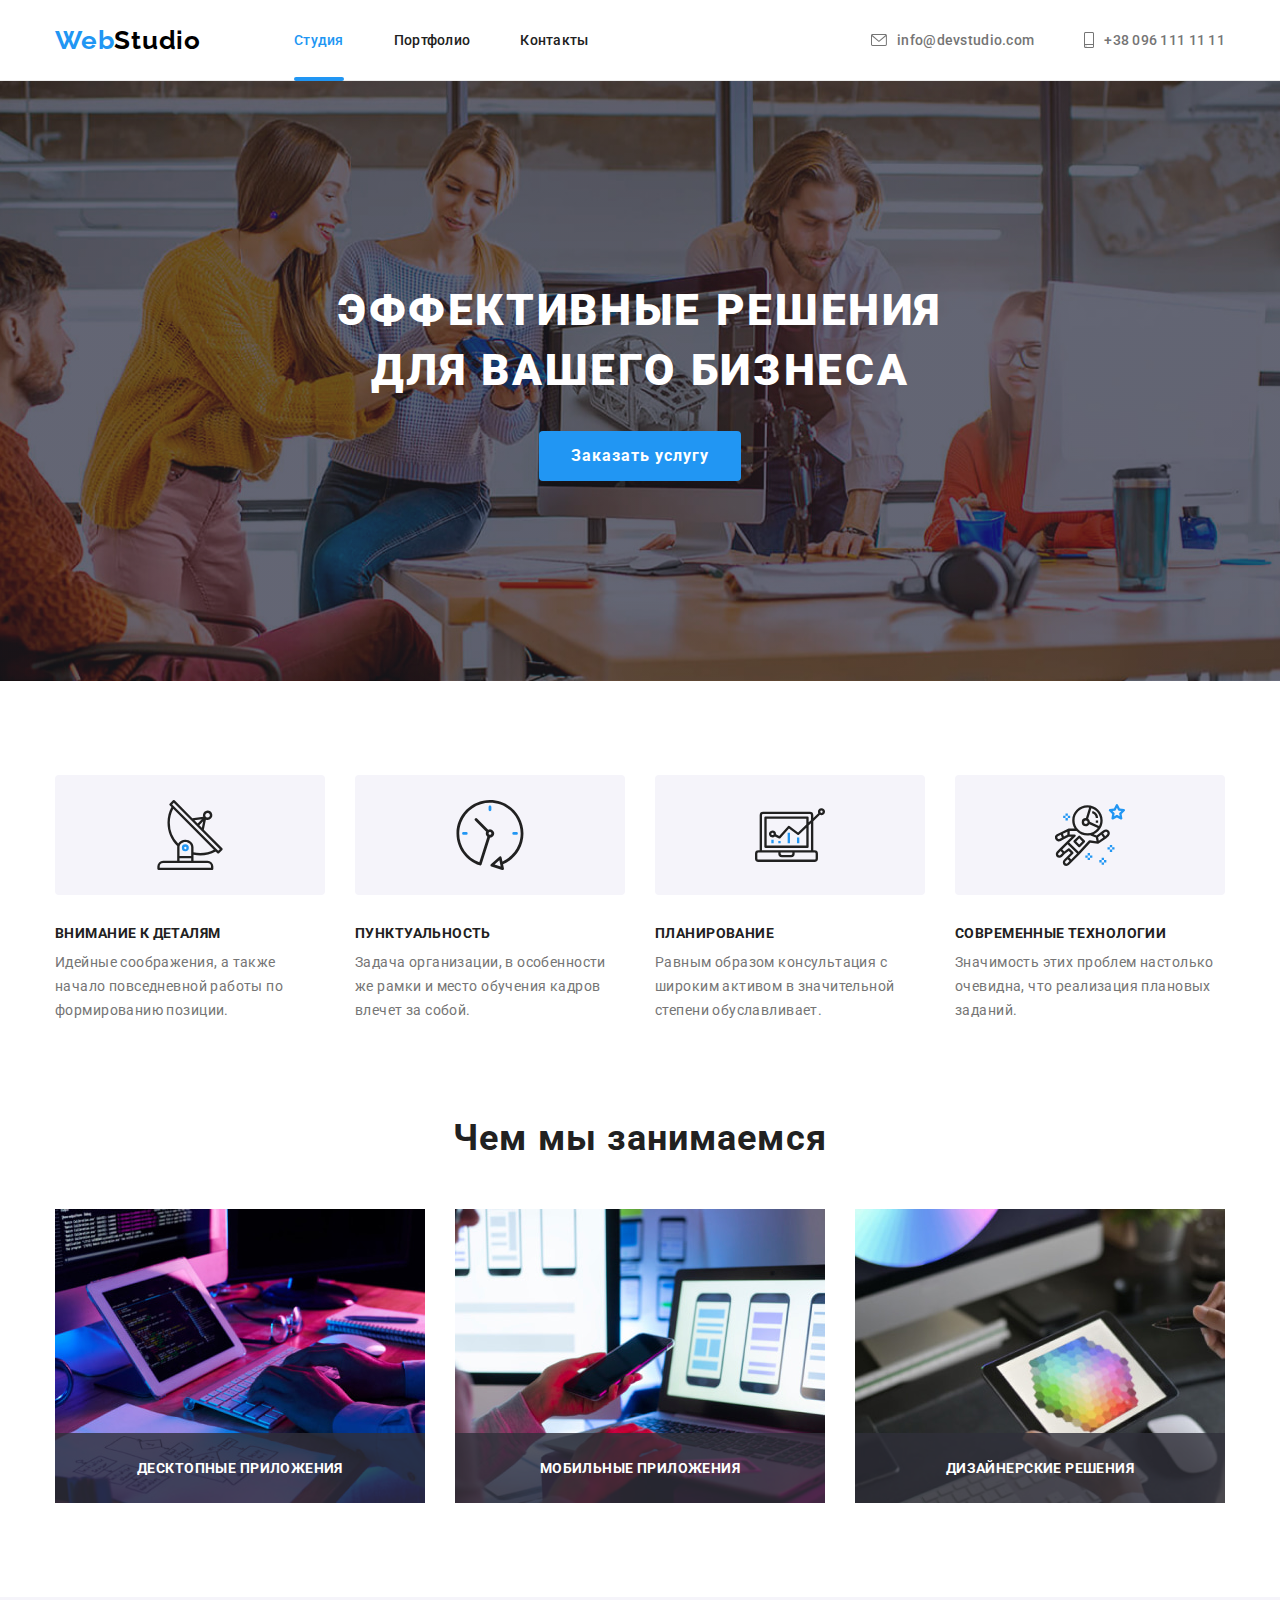
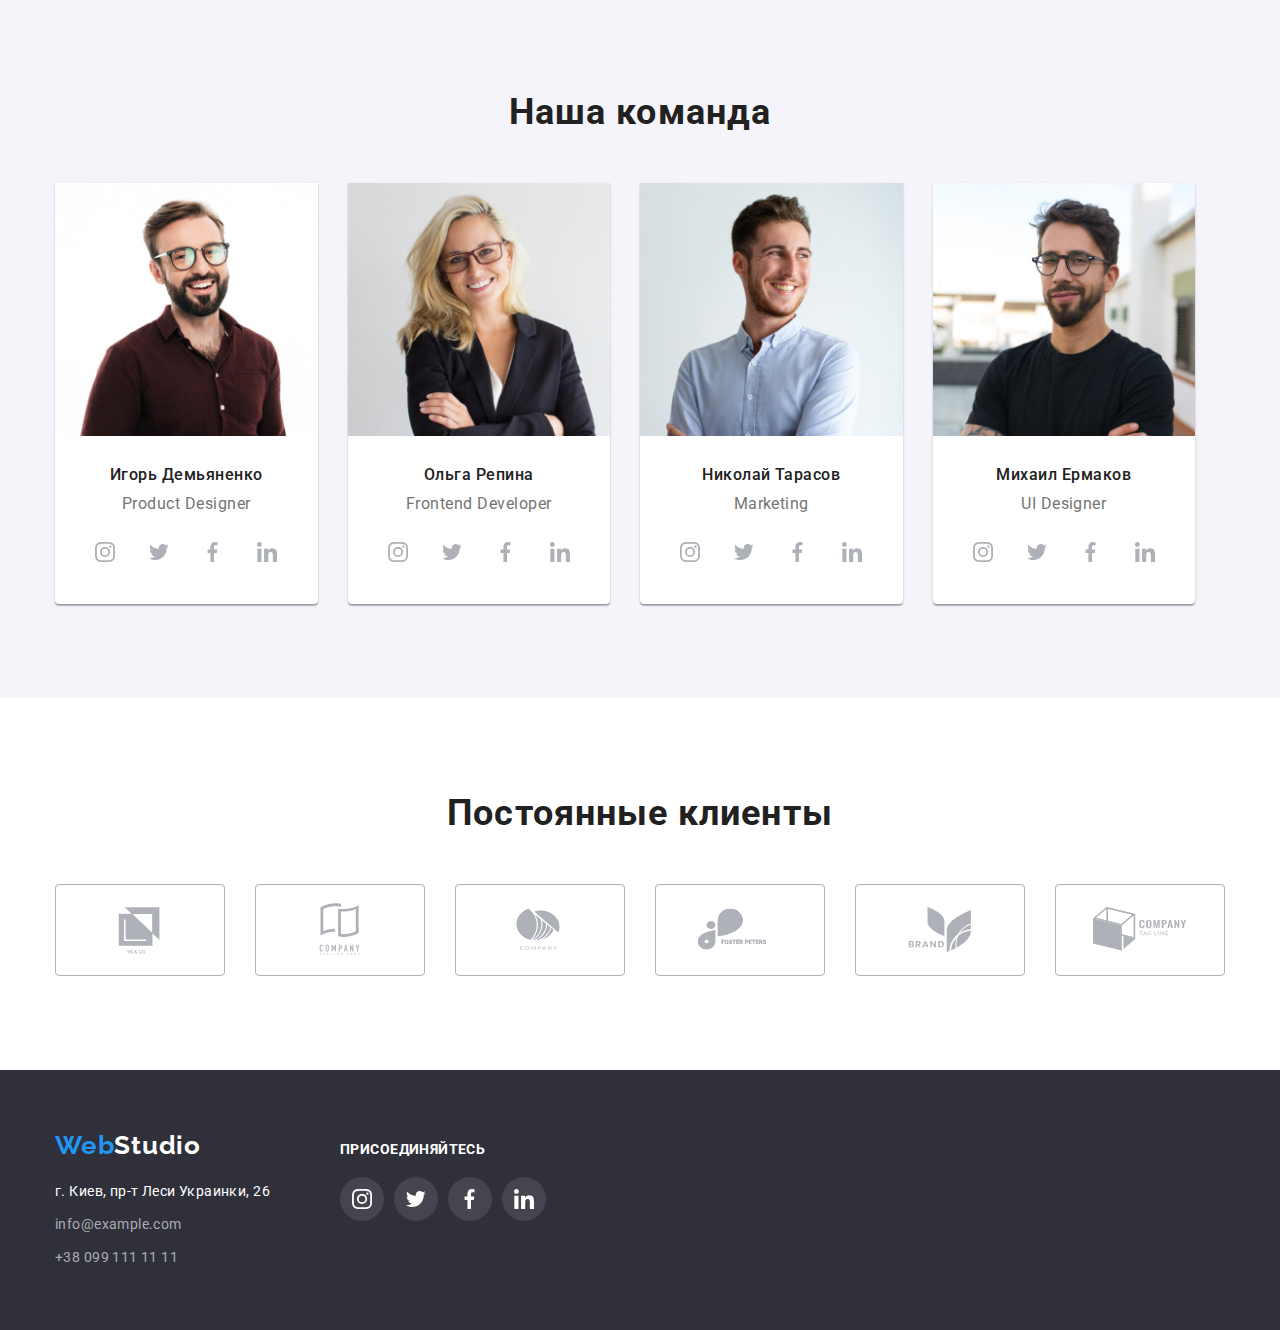
<file: index.html>
<!DOCTYPE html>
<html lang="ru">
  <head>
    <meta charset="UTF-8" />
    <meta http-equiv="X-UA-Compatible" content="IE=edge" />
    <meta name="viewport" content="width=device-width, initial-scale=1.0" />
    <title>WebStudio - Студия</title>
    <!-- Подключение шрифтов -->
    <link rel="preconnect" href="https://fonts.googleapis.com" />
    <link rel="preconnect" href="https://fonts.gstatic.com" crossorigin />
    <link
      href="https://fonts.googleapis.com/css2?family=Raleway:wght@700&family=Roboto:wght@400;500;700;900&display=swap"
      rel="stylesheet"
    />
    <!-- Подключение нормализатора -->
    <link
      rel="stylesheet"
      href="https://cdnjs.cloudflare.com/ajax/libs/modern-normalize/1.1.0/modern-normalize.min.css"
    />
    <!-- Подключение стилей -->
    <link rel="stylesheet" href="css/styles.css" />
  </head>
  <body>
    <!-- Хедер -->
    <header class="page-header">
      <div class="conteiner header-conteiner">
        <nav class="flex-conteiner">
          <a class="logo" href="index.html" lang="en"
            ><span class="logo-color">Web</span>Studio</a
          >
          <ul class="site-nav">
            <li class="item">
              <a href="index.html" class="link current">Студия</a>
            </li>
            <li class="item">
              <a href="portfolio.html" class="link">Портфолио</a>
            </li>
            <li class="item"><a href="" class="link">Контакты</a></li>
          </ul>
        </nav>
        <ul class="contacts">
          <li class="item">
            <a href="mailto:info@devstudio.com" class="link"
              ><svg class="mail-icon">
                <use href="./images/icons.svg#icon-envelope"></use></svg
              >info@devstudio.com</a
            >
          </li>
          <li class="item">
            <a href="tel:+380961111111" class="link"
              ><svg class="phone-icon">
                <use href="./images/icons.svg#icon-smartphone"></use></svg
              >+38 096 111 11 11</a
            >
          </li>
        </ul>
      </div>
    </header>
    <main>
      <!-- Герой -->
      <section class="section hero">
        <div class="conteiner">
          <h1 class="hero-title">Эффективные решения для вашего бизнеса</h1>
          <button type="button" class="order" data-modal-open>
            Заказать услугу
          </button>
        </div>
      </section>
      <!-- Наши преимущества -->
      <section class="section advantages-section">
        <div class="conteiner">
          <h2 class="visually-hidden">Наши преимущества</h2>
          <ul class="advantages-list">
            <li class="item">
              <div class="icon-box">
                <svg class="icon">
                  <use href="./images/icons.svg#icon-antenna-1"></use>
                </svg>
              </div>
              <h3 class="section-header">Внимание к деталям</h3>
              <p class="section-text">
                Идейные соображения, а также начало повседневной работы по
                формированию позиции.
              </p>
            </li>
            <li class="item">
              <div class="icon-box">
                <svg class="icon">
                  <use href="./images/icons.svg#icon-clock-1"></use>
                </svg>
              </div>
              <h3 class="section-header">Пунктуальность</h3>
              <p class="section-text">
                Задача организации, в особенности же рамки и место обучения
                кадров влечет за собой.
              </p>
            </li>
            <li class="item">
              <div class="icon-box">
                <svg class="icon">
                  <use href="./images/icons.svg#icon-diagram-1"></use>
                </svg>
              </div>
              <h3 class="section-header">Планирование</h3>
              <p class="section-text">
                Равным образом консультация с широким активом в значительной
                степени обуславливает.
              </p>
            </li>
            <li class="item">
              <div class="icon-box">
                <svg class="icon">
                  <use href="./images/icons.svg#icon-astronaut-1"></use>
                </svg>
              </div>
              <h3 class="section-header">Современные технологии</h3>
              <p class="section-text">
                Значимость этих проблем настолько очевидна, что реализация
                плановых заданий.
              </p>
            </li>
          </ul>
        </div>
      </section>
      <!-- Чем мы занимаемся -->
      <section class="section activities-section">
        <div class="conteiner">
          <h2 class="section-header">Чем мы занимаемся</h2>
          <ul class="activities-list">
            <li class="item">
              <img
                src="./images/01-01.jpg"
                alt="Веб-разработка"
                width="370"
                height="294"
              />
              <p class="text">Десктопные приложения</p>
            </li>
            <li class="item">
              <img
                src="./images/01-02.jpg"
                alt="Веб-разработка"
                width="370"
                height="294"
              />
              <p class="text">Мобильные приложения</p>
            </li>
            <li class="item">
              <img
                src="./images/01-03.jpg"
                alt="Веб-разработка"
                width="370"
                height="294"
              />
              <p class="text">Дизайнерские решения</p>
            </li>
          </ul>
        </div>
      </section>
      <!-- Наша команда -->
      <section class="section team-section">
        <div class="conteiner">
          <h2 class="section-header">Наша команда</h2>
          <ul class="team-list">
            <li class="team-item">
              <img
                class="image"
                src="./images/01-04.jpg"
                alt="Член команды"
                width="270"
                height="260"
              />
              <div class="description-box">
                <h3 class="team-header">Игорь Демьяненко</h3>
                <p lang="en" class="text">Product Designer</p>
                <ul class="social-list">
                  <li class="item">
                    <a href="" class="link">
                      <svg class="link-icon">
                        <use href="./images/icons.svg#icon-instagram-2"></use>
                      </svg>
                    </a>
                  </li>
                  <li class="item">
                    <a href="" class="link"
                      ><svg class="link-icon">
                        <use href="./images/icons.svg#icon-twitter"></use></svg
                    ></a>
                  </li>
                  <li class="item">
                    <a href="" class="link"
                      ><svg class="link-icon">
                        <use href="./images/icons.svg#icon-facebook"></use>
                      </svg>
                    </a>
                  </li>
                  <li class="item">
                    <a href="" class="link"
                      ><svg class="link-icon">
                        <use
                          href="./images/icons.svg#icon-linkedin-1"
                        ></use></svg
                    ></a>
                  </li>
                </ul>
              </div>
            </li>
            <li class="team-item">
              <img
                class="image"
                src="./images/01-05.jpg"
                alt="Член команды"
                width="270"
                height="260"
              />
              <div class="description-box">
                <h3 class="team-header">Ольга Репина</h3>
                <p lang="en" class="text">Frontend Developer</p>
                <ul class="social-list">
                  <li class="item">
                    <a href="" class="link">
                      <svg class="link-icon">
                        <use href="./images/icons.svg#icon-instagram-2"></use>
                      </svg>
                    </a>
                  </li>
                  <li class="item">
                    <a href="" class="link"
                      ><svg class="link-icon">
                        <use href="./images/icons.svg#icon-twitter"></use></svg
                    ></a>
                  </li>
                  <li class="item">
                    <a href="" class="link"
                      ><svg class="link-icon">
                        <use href="./images/icons.svg#icon-facebook"></use>
                      </svg>
                    </a>
                  </li>
                  <li class="item">
                    <a href="" class="link"
                      ><svg class="link-icon">
                        <use
                          href="./images/icons.svg#icon-linkedin-1"
                        ></use></svg
                    ></a>
                  </li>
                </ul>
              </div>
            </li>
            <li class="team-item">
              <img
                class="image"
                src="./images/01-06.jpg"
                alt="Член команды"
                width="270"
                height="260"
              />
              <div class="description-box">
                <h3 class="team-header">Николай Тарасов</h3>
                <p lang="en" class="text">Marketing</p>
                <ul class="social-list">
                  <li class="item">
                    <a href="" class="link">
                      <svg class="link-icon">
                        <use href="./images/icons.svg#icon-instagram-2"></use>
                      </svg>
                    </a>
                  </li>
                  <li class="item">
                    <a href="" class="link"
                      ><svg class="link-icon">
                        <use href="./images/icons.svg#icon-twitter"></use></svg
                    ></a>
                  </li>
                  <li class="item">
                    <a href="" class="link"
                      ><svg class="link-icon">
                        <use href="./images/icons.svg#icon-facebook"></use>
                      </svg>
                    </a>
                  </li>
                  <li class="item">
                    <a href="" class="link"
                      ><svg class="link-icon">
                        <use
                          href="./images/icons.svg#icon-linkedin-1"
                        ></use></svg
                    ></a>
                  </li>
                </ul>
              </div>
            </li>
            <li class="team-item">
              <img
                class="image"
                src="./images/01-07.jpg"
                alt="Член команды"
                width="270"
                height="260"
              />
              <div class="description-box">
                <h3 class="team-header">Михаил Ермаков</h3>
                <p lang="en" class="text">UI Designer</p>
                <ul class="social-list">
                  <li class="item">
                    <a href="" class="link">
                      <svg class="link-icon">
                        <use href="./images/icons.svg#icon-instagram-2"></use>
                      </svg>
                    </a>
                  </li>
                  <li class="item">
                    <a href="" class="link"
                      ><svg class="link-icon">
                        <use href="./images/icons.svg#icon-twitter"></use></svg
                    ></a>
                  </li>
                  <li class="item">
                    <a href="" class="link"
                      ><svg class="link-icon">
                        <use href="./images/icons.svg#icon-facebook"></use>
                      </svg>
                    </a>
                  </li>
                  <li class="item">
                    <a href="" class="link"
                      ><svg class="link-icon">
                        <use
                          href="./images/icons.svg#icon-linkedin-1"
                        ></use></svg
                    ></a>
                  </li>
                </ul>
              </div>
            </li>
          </ul>
        </div>
      </section>
      <!-- Постоянные клиенты -->
      <section class="section clients">
        <div class="conteiner">
          <h2 class="section-header">Постоянные клиенты</h2>
          <ul class="clients-list">
            <li class="item">
              <a href="" class="link">
                <svg class="icon" width="106" height="60">
                  <use href="./images/icons.svg#icon-ya-and-co"></use>
                </svg>
              </a>
            </li>
            <li class="item">
              <a href="" class="link">
                <svg class="icon" width="106" height="60">
                  <use
                    href="./images/icons.svg#icon-company-tagline-here"
                  ></use>
                </svg>
              </a>
            </li>
            <li class="item">
              <a href="" class="link">
                <svg class="icon" width="106" height="60">
                  <use href="./images/icons.svg#icon-company"></use>
                </svg>
              </a>
            </li>
            <li class="item">
              <a href="" class="link">
                <svg class="icon" width="106" height="60">
                  <use href="./images/icons.svg#icon-foster-peters"></use>
                </svg>
              </a>
            </li>
            <li class="item">
              <a href="" class="link">
                <svg class="icon" width="106" height="60">
                  <use href="./images/icons.svg#icon-brand"></use>
                </svg>
              </a>
            </li>
            <li class="item">
              <a href="" class="link">
                <svg class="icon" width="106" height="60">
                  <use href="./images/icons.svg#icon-company-tagline"></use>
                </svg>
              </a>
            </li>
          </ul>
        </div>
      </section>
    </main>
    <!-- Футер -->
    <footer class="page-footer">
      <div class="conteiner footer-box">
        <div class="adress-box">
          <a class="logo" href="index.html" lang="en"
            ><span class="logo-color">Web</span
            ><span class="footer-logo-color">Studio</span></a
          >
          <address>
            <ul>
              <li class="item-map">
                <a
                  href="https://www.google.com/maps/place/%D0%B1%D1%83%D0%BB.+%D0%9B%D0%B5%D1%81%D0%B8+%D0%A3%D0%BA%D1%80%D0%B0%D0%B8%D0%BD%D0%BA%D0%B8,+26,+%D0%9A%D0%B8%D0%B5%D0%B2,+02000/@50.426979,30.5380378,15.58z/data=!4m5!3m4!1s0x40d4cf0e033ecbe9:0x57a4dffefec77da0!8m2!3d50.4265807!4d30.5383858"
                  target="_blank"
                  rel="noopener noreferrer"
                  class="map-link"
                  >г. Киев, пр-т Леси Украинки, 26</a
                >
              </li>
              <li class="item-mail">
                <a href="mailto:info@example.com" lang="en" class="mail"
                  >info@example.com</a
                >
              </li>
              <li class="item-phone">
                <a href="tel:+380991111111" class="phone">+38 099 111 11 11</a>
              </li>
            </ul>
          </address>
        </div>
        <div class="social-links-box">
          <h2 class="social-header">Присоединяйтесь</h2>
          <ul class="social-list">
            <li class="item">
              <a href="" class="link" aria-label="Страница в Instagram">
                <svg class="link-icon">
                  <use href="./images/icons.svg#icon-instagram-2"></use>
                </svg>
              </a>
            </li>
            <li class="item">
              <a href="" class="link" aria-label="Страница в Twitter"
                ><svg class="link-icon">
                  <use href="./images/icons.svg#icon-twitter"></use></svg
              ></a>
            </li>
            <li class="item">
              <a href="" class="link" aria-label="Страница в Facebook"
                ><svg class="link-icon">
                  <use href="./images/icons.svg#icon-facebook"></use>
                </svg>
              </a>
            </li>
            <li class="item">
              <a href="" class="link" aria-label="Страница в LinkedIn"
                ><svg class="link-icon">
                  <use href="./images/icons.svg#icon-linkedin-1"></use></svg
              ></a>
            </li>
          </ul>
        </div>
      </div>
    </footer>
    <!-- Модальное окно -->
    <div class="backdrop is-hidden" data-modal>
      <div class="modal">
        <p></p>
        <button type="button" class="modal-batton" data-modal-close>
          <svg class="icon" width="18" height="18">
            <use href="./images/icons.svg#icon-close-btn"></use>
          </svg>
        </button>
      </div>
    </div>
    <script src="./js/modal.js"></script>
  </body>
</html>
</file>
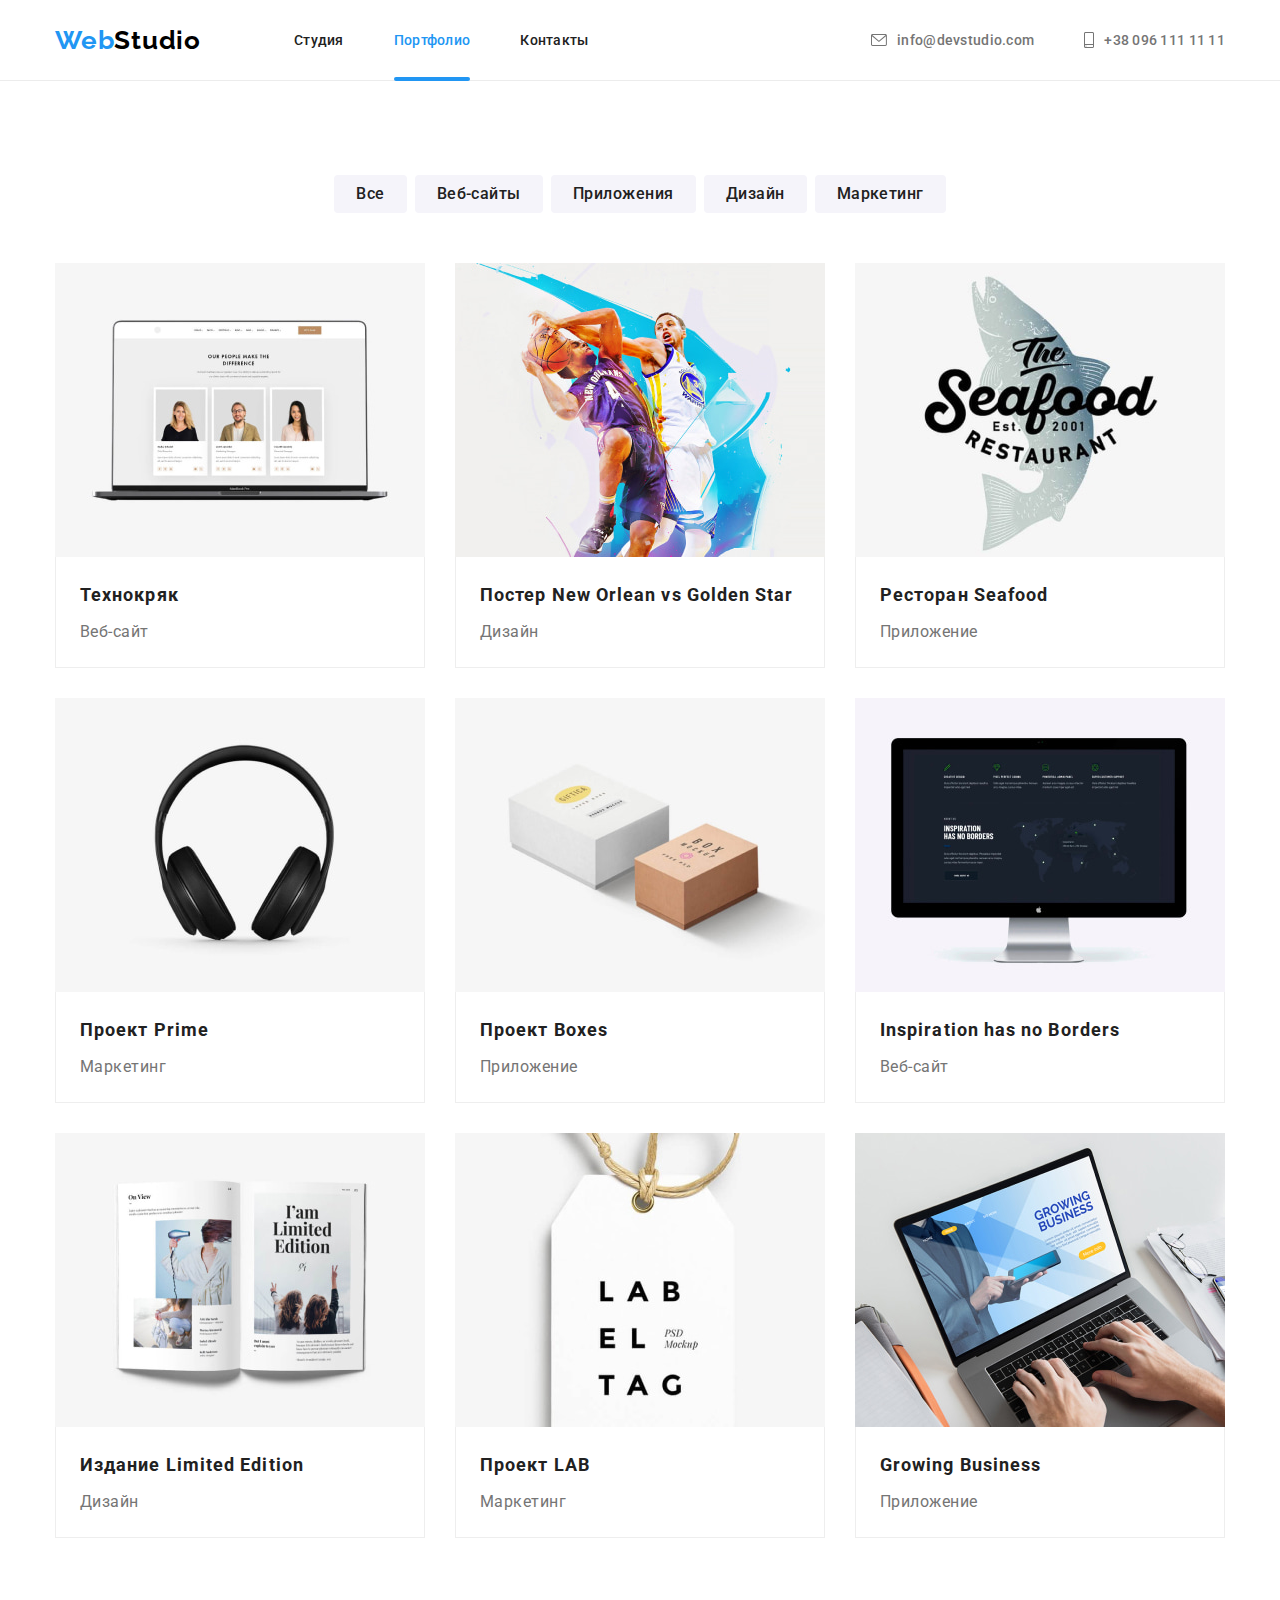
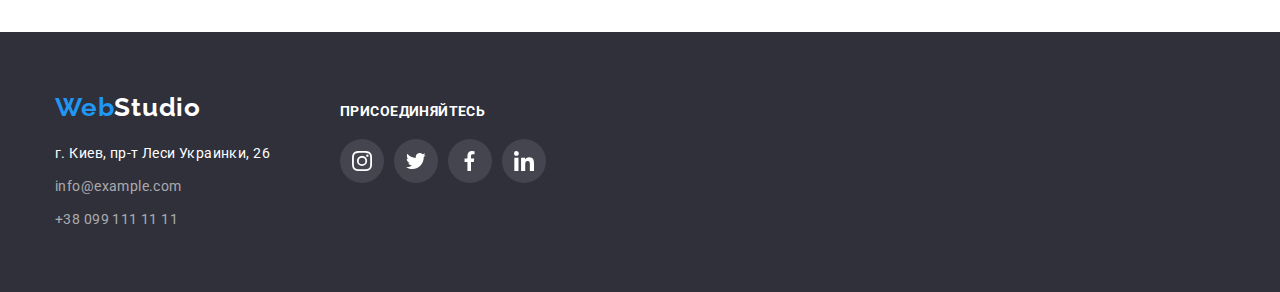
<file: portfolio.html>
<!DOCTYPE html>
<html lang="ru">
  <head>
    <meta charset="UTF-8" />
    <meta http-equiv="X-UA-Compatible" content="IE=edge" />
    <meta name="viewport" content="width=device-width, initial-scale=1.0" />
    <title>WebStudio - Портфолио</title>
    <!-- Подключение шрифтов -->
    <link rel="preconnect" href="https://fonts.googleapis.com" />
    <link rel="preconnect" href="https://fonts.gstatic.com" crossorigin />
    <link
      href="https://fonts.googleapis.com/css2?family=Raleway:wght@700&family=Roboto:wght@400;500;700;900&display=swap"
      rel="stylesheet"
    />
    <!-- Подключение нормализатора -->
    <link
      rel="stylesheet"
      href="https://cdnjs.cloudflare.com/ajax/libs/modern-normalize/1.1.0/modern-normalize.min.css"
    />
    <!-- Подключение стилей -->
    <link rel="stylesheet" href="css/styles.css" />
  </head>
  <body>
    <!-- Хедер -->
    <header class="page-header">
      <div class="conteiner header-conteiner">
        <nav class="flex-conteiner">
          <a class="logo" href="index.html" lang="en"
            ><span class="logo-color">Web</span>Studio</a
          >
          <ul class="site-nav">
            <li class="item">
              <a href="index.html" class="link">Студия</a>
            </li>
            <li class="item">
              <a href="portfolio.html" class="link current">Портфолио</a>
            </li>
            <li class="item"><a href="" class="link">Контакты</a></li>
          </ul>
        </nav>
        <ul class="contacts">
          <li class="item">
            <a href="mailto:info@devstudio.com" class="link"
              ><svg class="mail-icon">
                <use href="./images/icons.svg#icon-envelope"></use></svg
              >info@devstudio.com</a
            >
          </li>
          <li class="item">
            <a href="tel:+380961111111" class="link"
              ><svg class="phone-icon">
                <use href="./images/icons.svg#icon-smartphone"></use></svg
              >+38 096 111 11 11</a
            >
          </li>
        </ul>
      </div>
    </header>
    <main>
      <!-- Фильтр -->
      <section class="section filter">
        <div class="conteiner">
          <h1 class="visually-hidden" hidden>Портфолио</h1>
          <ul class="filter-list">
            <li class="item">
              <button type="button" class="filter-btn">Все</button>
            </li>
            <li class="item">
              <button type="button" class="filter-btn">Веб-сайты</button>
            </li>
            <li class="item">
              <button type="button" class="filter-btn">Приложения</button>
            </li>
            <li class="item">
              <button type="button" class="filter-btn">Дизайн</button>
            </li>
            <li class="item">
              <button type="button" class="filter-btn">Маркетинг</button>
            </li>
          </ul>
          <ul class="examples-list">
            <li class="item">
              <a href="" class="link">
                <div class="thumb">
                  <img
                    src="./images/02-01.jpg"
                    alt="Web-разработка"
                    width="370"
                  />
                  <p class="text">
                    Технокряк это современная площадка распространения
                    коронавируса. Компании используют эту платформу для
                    цифрового шпионажа и атак на защищённые сервера конкурентов.
                  </p>
                </div>
                <div class="text-box">
                  <h2 class="section-header">Технокряк</h2>
                  <p class="section-text">Веб-сайт</p>
                </div>
              </a>
            </li>
            <li class="item">
              <a href="" class="link">
                <div class="thumb">
                  <img src="./images/02-02.jpg" alt="Web-дизайн" width="370" />
                  <p class="text">
                    Технокряк это современная площадка распространения
                    коронавируса. Компании используют эту платформу для
                    цифрового шпионажа и атак на защищённые сервера конкурентов.
                  </p>
                </div>
                <div class="text-box">
                  <h2 class="section-header">
                    Постер New Orlean vs Golden Star
                  </h2>
                  <p class="section-text">Дизайн</p>
                </div>
              </a>
            </li>
            <li class="item">
              <a href="" class="link">
                <div class="thumb">
                  <img
                    src="./images/02-03.jpg"
                    alt="Разработка приложений"
                    width="370"
                  />
                  <p class="text">
                    Технокряк это современная площадка распространения
                    коронавируса. Компании используют эту платформу для
                    цифрового шпионажа и атак на защищённые сервера конкурентов.
                  </p>
                </div>
                <div class="text-box">
                  <h2 class="section-header">Ресторан Seafood</h2>
                  <p class="section-text">Приложение</p>
                </div>
              </a>
            </li>
            <li class="item">
              <a href="" class="link">
                <div class="thumb">
                  <img
                    src="./images/02-04.jpg"
                    alt="Web-маркетинг"
                    width="370"
                  />
                  <p class="text">
                    Технокряк это современная площадка распространения
                    коронавируса. Компании используют эту платформу для
                    цифрового шпионажа и атак на защищённые сервера конкурентов.
                  </p>
                </div>
                <div class="text-box">
                  <h2 class="section-header">Проект Prime</h2>
                  <p class="section-text">Маркетинг</p>
                </div>
              </a>
            </li>
            <li class="item">
              <a href="" class="link">
                <div class="thumb">
                  <img
                    src="./images/02-05.jpg"
                    alt="Разработка приложений"
                    width="370"
                  />
                  <p class="text">
                    Технокряк это современная площадка распространения
                    коронавируса. Компании используют эту платформу для
                    цифрового шпионажа и атак на защищённые сервера конкурентов.
                  </p>
                </div>
                <div class="text-box">
                  <h2 class="section-header">Проект Boxes</h2>
                  <p class="section-text">Приложение</p>
                </div>
              </a>
            </li>
            <li class="item">
              <a href="" class="link">
                <div class="thumb">
                  <img
                    src="./images/02-06.jpg"
                    alt="Web-разработка"
                    width="370"
                  />
                  <p class="text">
                    Технокряк это современная площадка распространения
                    коронавируса. Компании используют эту платформу для
                    цифрового шпионажа и атак на защищённые сервера конкурентов.
                  </p>
                </div>
                <div class="text-box">
                  <h2 class="section-header">Inspiration has no Borders</h2>
                  <p class="section-text">Веб-сайт</p>
                </div>
              </a>
            </li>
            <li class="item">
              <a href="" class="link">
                <div class="thumb">
                  <img src="./images/02-07.jpg" alt="Web-дизайн" width="370" />
                  <p class="text">
                    Технокряк это современная площадка распространения
                    коронавируса. Компании используют эту платформу для
                    цифрового шпионажа и атак на защищённые сервера конкурентов.
                  </p>
                </div>
                <div class="text-box">
                  <h2 class="section-header">Издание Limited Edition</h2>
                  <p class="section-text">Дизайн</p>
                </div>
              </a>
            </li>
            <li class="item">
              <a href="" class="link">
                <div class="thumb">
                  <img
                    src="./images/02-08.jpg"
                    alt="Web-маркетинг"
                    width="370"
                  />
                  <p class="text">
                    Технокряк это современная площадка распространения
                    коронавируса. Компании используют эту платформу для
                    цифрового шпионажа и атак на защищённые сервера конкурентов.
                  </p>
                </div>
                <div class="text-box">
                  <h2 class="section-header">Проект LAB</h2>
                  <p class="section-text">Маркетинг</p>
                </div>
              </a>
            </li>
            <li class="item">
              <a href="" class="link">
                <div class="thumb">
                  <img
                    src="./images/02-09.jpg"
                    alt="Разработка приложений"
                    width="370"
                  />
                  <p class="text">
                    Технокряк это современная площадка распространения
                    коронавируса. Компании используют эту платформу для
                    цифрового шпионажа и атак на защищённые сервера конкурентов.
                  </p>
                </div>
                <div class="text-box">
                  <h2 class="section-header">Growing Business</h2>
                  <p class="section-text">Приложение</p>
                </div>
              </a>
            </li>
          </ul>
        </div>
      </section>
    </main>
    <!-- Футер -->
    <footer class="page-footer">
      <div class="conteiner footer-box">
        <div class="adress-box">
          <a class="logo" href="index.html" lang="en"
            ><span class="logo-color">Web</span
            ><span class="footer-logo-color">Studio</span></a
          >
          <address>
            <ul>
              <li class="item-map">
                <a
                  href="https://www.google.com/maps/place/%D0%B1%D1%83%D0%BB.+%D0%9B%D0%B5%D1%81%D0%B8+%D0%A3%D0%BA%D1%80%D0%B0%D0%B8%D0%BD%D0%BA%D0%B8,+26,+%D0%9A%D0%B8%D0%B5%D0%B2,+02000/@50.426979,30.5380378,15.58z/data=!4m5!3m4!1s0x40d4cf0e033ecbe9:0x57a4dffefec77da0!8m2!3d50.4265807!4d30.5383858"
                  target="_blank"
                  rel="noopener noreferrer"
                  class="map-link"
                  >г. Киев, пр-т Леси Украинки, 26</a
                >
              </li>
              <li class="item-mail">
                <a href="mailto:info@example.com" lang="en" class="mail"
                  >info@example.com</a
                >
              </li>
              <li class="item-phone">
                <a href="tel:+380991111111" class="phone">+38 099 111 11 11</a>
              </li>
            </ul>
          </address>
        </div>
        <div class="social-links-box">
          <h2 class="social-header">Присоединяйтесь</h2>
          <ul class="social-list">
            <li class="item">
              <a href="" class="link" aria-label="Страница в Instagram">
                <svg class="link-icon">
                  <use href="./images/icons.svg#icon-instagram-2"></use>
                </svg>
              </a>
            </li>
            <li class="item">
              <a href="" class="link" aria-label="Страница в Twitter"
                ><svg class="link-icon">
                  <use href="./images/icons.svg#icon-twitter"></use></svg
              ></a>
            </li>
            <li class="item">
              <a href="" class="link" aria-label="Страница в Facebook"
                ><svg class="link-icon">
                  <use href="./images/icons.svg#icon-facebook"></use>
                </svg>
              </a>
            </li>
            <li class="item">
              <a href="" class="link" aria-label="Страница в LinkedIn"
                ><svg class="link-icon">
                  <use href="./images/icons.svg#icon-linkedin-1"></use></svg
              ></a>
            </li>
          </ul>
        </div>
      </div>
    </footer>
  </body>
</html>
</file>
<file: css/styles.css>
/* палитра цветов */

:root {
  --main-text-color: #757575;
  --second-text-color: #212121;
  --third-text-color: #ffffff;
  --main-bg-color: #ffffff;
  --second-bg-color: #2f303a;
  --third-bg-color: #f5f4fa;
  --logo-header-color: #000000;
  --filters-btn-color: #f5f4fa;
  --accent-color: #2196f3;
  --accent-order-color: #188ce8;
  --footer-link-color: rgba(255, 255, 255, 0.6);
  --header-border-color: #ececec;
  --filter-border-color: #eeeeee;
  --icons-bg-color: rgba(255, 255, 255, 0.1);
  --icons-color: #afb1b8;
  --activities-overlay-color: rgba(47, 48, 58, 0.8);
  --overflow-bg-color: rgba(33, 150, 243, 0.9);
  --backdrop-color: rgba(0, 0, 0, 0.2);
  --modal-btn-border: rgba(0, 0, 0, 0.1);
}

/* ----- Утилиты ----- */

body {
  background-color: var(--main-bg-color);
  color: var(--main-text-color);
  font-family: "Roboto", sans-serif;
}

a {
  text-decoration: none;
}
li {
  list-style-type: none;
}
button {
  font-family: inherit;
  cursor: pointer;
  border: 0;
}

h1,
h2,
h3,
h4,
h5,
h6,
p,
ul {
  margin-top: 0;
  margin-bottom: 0;
  padding: 0;
}

img {
  display: block;
  max-width: 100%;
  height: auto;
}

.section {
  padding-top: 94px;
  padding-bottom: 94px;
}

.conteiner {
  width: 1200px;
  padding-left: 15px;
  padding-right: 15px;
  margin-left: auto;
  margin-right: auto;
}

/* Скрытые заголовки */

.visually-hidden {
  position: absolute;
  width: 1px;
  height: 1px;
  margin: -1px;
  border: 0;
  padding: 0;

  white-space: nowrap;
  clip-path: inset(100%);
  clip: rect(0 0 0 0);
  overflow: hidden;
}

/* ----- Страница "Студия" (главная) ----- */

/* Хедер */

.header-conteiner,
.flex-conteiner,
.site-nav,
.contacts {
  display: flex;
  align-items: center;
}

.logo {
  display: block;

  font-family: "Raleway", sans-serif;
  font-weight: 700;
  font-size: 26px;
  line-height: 1.17;
  letter-spacing: 0.03em;
  color: var(--logo-header-color);
}

.contacts {
  margin-left: auto;
}

.site-nav .item:not(:last-child),
.contacts .item:not(:last-child) {
  margin-right: 50px;
}

.page-header .logo {
  margin-right: 93px;
  align-items: center;
}

.site-nav .link,
.contacts .link {
  display: block;
  padding-top: 32px;
  padding-bottom: 32px;

  font-weight: 500;
  font-size: 14px;
  line-height: 1.17;
  letter-spacing: 0.02em;

  transition: color 250ms cubic-bezier(0.4, 0, 0.2, 1);
}

.logo-color,
.site-nav .link.current,
.site-nav .link:hover,
.site-nav .link:focus,
.contacts .link:hover,
.contacts .link:focus {
  color: var(--accent-color);
}

.link.current {
  position: relative;
}

.link.current::after {
  content: "";
  position: absolute;
  left: 0;
  bottom: -1px;

  width: 100%;
  height: 4px;

  border-radius: 2px;
  background: var(--accent-color);
}

.site-nav .link {
  color: var(--second-text-color);
}

.contacts .link {
  display: inline-flex;
  align-items: center;

  color: var(--main-text-color);
  fill: var(--main-text-color);

  transition-property: color, fill;
  transition-duration: 250ms;
  transition-timing-function: cubic-bezier(0.4, 0, 0.2, 1);
}

.contacts .mail-icon {
  width: 16px;
  height: 12px;
  margin-right: 10px;
}

.contacts .phone-icon {
  width: 10px;
  height: 16px;
  margin-right: 10px;
}

.contacts .link:hover,
.contacts .link:focus {
  fill: var(--accent-color);
}

.page-header {
  border-bottom: 1px solid var(--header-border-color);
}

/* Герой */

.section.hero {
  margin-left: auto;
  margin-right: auto;
  padding-top: 200px;
  padding-bottom: 200px;
  max-width: 1600px;

  background-image: linear-gradient(
      rgba(47, 48, 58, 0.4),
      rgba(47, 48, 58, 0.4)
    ),
    url("../images/bg-img-01.jpg");
  background-repeat: no-repeat;
  background-size: cover;
  background-position: center;
}

.hero-title {
  width: 696px;
  height: auto;
  margin-left: auto;
  margin-right: auto;
}

.hero {
  background-color: var(--second-bg-color);
}

.hero-title {
  margin-top: 0;
  margin-bottom: 30px;
  font-weight: 900;
  font-size: 44px;
  line-height: 1.36;
  text-align: center;
  letter-spacing: 0.06em;
  text-transform: uppercase;
  color: var(--third-text-color);
}

.order {
  min-width: 200px;
  padding: 10px 32px;
  margin-left: auto;
  margin-right: auto;
  border-radius: 4px;
  font-weight: 700;
  font-size: 16px;
  line-height: 1.87;
  display: flex;
  align-items: center;
  letter-spacing: 0.06em;
  color: var(--third-text-color);
  background-color: var(--accent-color);

  transition: background-color 250ms cubic-bezier(0.4, 0, 0.2, 1);
}

.order:hover,
.order:focus {
  background-color: var(--accent-order-color);
}

/* Наши преимущества */

.advantages-section .icon-box {
  display: flex;
  justify-content: center;
  align-items: center;

  height: 120px;
  border-radius: 4px;
  margin-bottom: 30px;

  background-color: var(--filters-btn-color);
}

.advantages-section .icon {
  width: 70px;
  height: 70px;
}

.advantages-section .section-header {
  margin-bottom: 10px;

  font-size: 14px;
  line-height: 1.17;
  letter-spacing: 0.03em;
  text-transform: uppercase;
  color: var(--second-text-color);
}

.advantages-list {
  display: flex;
}

.advantages-list .item {
  width: calc((100% - 3 * 30px) / 4);
  margin-right: 30px;
}

.advantages-list .item:last-child {
  margin-right: 0;
}

.section-text {
  font-size: 14px;
  line-height: 1.71;
  letter-spacing: 0.03em;
}

/* Чем мы занимаемся */

.activities-section {
  padding-top: 0;
}

.activities-section .section-header {
  margin-bottom: 50px;

  font-size: 36px;
  line-height: 1.17;
  text-align: center;
  letter-spacing: 0.03em;
  color: var(--second-text-color);
}

.activities-list {
  display: flex;
}

.activities-list .item {
  width: calc((100% - 2 * 30px) / 3);
  margin-right: 30px;

  position: relative;
}

.activities-list .item:last-child {
  margin-right: 0;
}

.activities-list .text {
  width: 100%;
  padding-top: 27px;
  padding-bottom: 27px;

  font-weight: 700;
  font-size: 14px;
  line-height: 1.17;
  letter-spacing: 0.03em;
  text-align: center;
  text-transform: uppercase;
  color: var(--third-text-color);
  background-color: var(--activities-overlay-color);

  position: absolute;
  bottom: 0;
}

/* Наша команда */

.team-section {
  background-color: var(--third-bg-color);
}

.team-section .section-header {
  margin-bottom: 50px;

  font-size: 36px;
  line-height: 1.17;
  text-align: center;
  letter-spacing: 0.03em;
  color: var(--second-text-color);
}

.team-header {
  margin-bottom: 10px;

  font-weight: 500;
  font-size: 16px;
  line-height: 1.17;
  text-align: center;
  letter-spacing: 0.03em;
  color: var(--second-text-color);
}

.team-list {
  display: flex;
}

.team-list .team-item {
  width: calc((100% - 3 * 30px) / 4);
  margin-right: 30px;

  border-radius: 0 0 4px 4px;
  background-color: var(--main-bg-color);
  box-shadow: 0px 1px 3px rgba(0, 0, 0, 0.12), 0px 1px 1px rgba(0, 0, 0, 0.14),
    0px 2px 1px rgba(0, 0, 0, 0.2);
}

.team-list .item:last-child {
  margin-right: 0;
}

.description-box {
  padding-top: 30px;
  padding-bottom: 30px;
}

.team-section .text {
  margin-bottom: 16px;

  font-size: 16px;
  line-height: 1.17;
  text-align: center;
  letter-spacing: 0.03em;
}

.description-box .social-list {
  justify-content: center;
}

.description-box .link-icon {
  width: 20px;
  height: 20px;

  fill: inherit;
}

.description-box .link {
  fill: var(--icons-color);

  transition-property: fill, background-color;
  transition-duration: 250ms;
  transition-timing-function: cubic-bezier(0.4, 0, 0.2, 1);
}

.description-box .link:hover,
.description-box .link:focus {
  background-color: var(--accent-color);
  fill: var(--third-text-color);
}

/* Постоянные клиенты */

.clients .section-header {
  margin-bottom: 50px;

  font-size: 36px;
  line-height: 1.17;
  text-align: center;
  letter-spacing: 0.03em;
  color: var(--second-text-color);
}

.clients-list {
  display: flex;
}

.clients-list .item {
  width: calc((100% - 5 * 30px) / 6);
}

.clients-list .item:not(:last-child) {
  margin-right: 30px;
}

.clients-list .link {
  display: flex;
  justify-content: center;
  align-items: center;
  width: 170px;
  height: 92px;
  border: 1px solid var(--icons-color);
  border-radius: 4px;
  fill: var(--icons-color);

  transition-property: fill, border-color;
  transition-duration: 250ms;
  transition-timing-function: cubic-bezier(0.4, 0, 0.2, 1);
}

.clients-list .link:hover,
.clients-list .link:focus {
  fill: var(--accent-color);
  border-color: var(--accent-color);
}

/* Футер */

.page-footer {
  padding-top: 60px;
  padding-bottom: 60px;

  background-color: var(--second-bg-color);
}

.footer-box {
  display: flex;
  align-items: baseline;
}

.adress-box {
  margin-right: 70px;

  /* width: 231px; */
}

.footer-logo-color,
.map-link {
  color: var(--third-text-color);
}

.map-link,
.mail,
.phone {
  display: block;

  font-style: normal;
  font-size: 14px;
  line-height: 1.71;
  letter-spacing: 0.03em;

  transition: color 250ms cubic-bezier(0.4, 0, 0.2, 1);
}

.map-link:hover,
.map-link:focus,
.mail:hover,
.mail:focus,
.phone:hover,
.phone:focus {
  color: var(--accent-color);
}

.mail,
.phone {
  color: var(--footer-link-color);
}

.page-footer .logo {
  margin-bottom: 20px;
}

.item-map,
.item-mail {
  margin-bottom: 9px;
}

.social-header {
  margin-bottom: 20px;

  font-size: 14px;
  line-height: 1.17;
  letter-spacing: 0.03em;
  text-align: left;
  text-transform: uppercase;
  color: var(--third-text-color);
}

.social-list {
  display: flex;
}

.social-list .link {
  display: flex;
  justify-content: center;
  align-items: center;
  width: 44px;
  height: 44px;
  border-radius: 50%;

  background-color: var(--icons-bg-color);
}

.social-links-box .link {
  transition: background-color 250ms cubic-bezier(0.4, 0, 0.2, 1);
}

.social-links-box .link:hover,
.social-links-box .link:focus {
  background-color: var(--accent-color);
}

.social-list .item:not(:last-child) {
  margin-right: 10px;
}

.social-links-box .link-icon {
  width: 20px;
  height: 20px;

  fill: var(--main-bg-color);
}

/* Модальное окно */

.backdrop {
  position: fixed;
  top: 0;
  left: 0;

  width: 100%;
  height: 100%;

  background-color: var(--backdrop-color);

  visibility: visible;
  opacity: 1;
  transition: opacity 250ms cubic-bezier(0.4, 0, 0.2, 1),
    visibility 250ms cubic-bezier(0.4, 0, 0.2, 1);
}

.backdrop.is-hidden {
  opacity: 0;
  pointer-events: none;
  visibility: hidden;
}

.modal {
  position: absolute;
  top: 50%;
  left: 50%;
  transform: translate(-50%, -50%) scale(1);

  min-width: 528px;
  min-height: 581px;

  background-color: var(--main-bg-color);

  transition: transform 250ms cubic-bezier(0.4, 0, 0.2, 1);
}

.backdrop.is-hidden .modal {
  transform: translate(-50%, -50%) scale(0.5);
}

.backdrop .modal-batton {
  position: absolute;
  top: 8px;
  right: 8px;

  display: flex;
  justify-content: center;
  align-items: center;
  padding: 6px;

  border: 1px solid var(--modal-btn-border);
  border-radius: 50%;
  background-color: var(--main-bg-color);
}

/* ----- Страница "Портфолио" ----- */

/* Фильтр */

.filter-btn {
  padding: 6px 22px;
  border-radius: 4px;

  font-weight: 500;
  font-size: 16px;
  line-height: 1.62;
  letter-spacing: 0.03em;
  color: var(--second-text-color);
  background-color: var(--filters-btn-color);

  transition-property: color, background-color, box-shadow;
  transition-duration: 250ms;
  transition-timing-function: cubic-bezier(0.4, 0, 0.2, 1);
}

.filter-list .item {
  margin-right: 8px;
}

.filter-list .item:last-child {
  margin-right: 0;
}

.filter-list {
  display: flex;
  justify-content: center;
  margin-bottom: 50px;
}

.filter-btn:hover,
.filter-btn:focus {
  color: var(--third-text-color);
  background-color: var(--accent-color);
  box-shadow: 0px 3px 1px rgba(0, 0, 0, 0.1), 0px 1px 2px rgba(0, 0, 0, 0.08),
    0px 2px 2px rgba(0, 0, 0, 0.12);
}

.examples-list {
  display: flex;
  flex-wrap: wrap;
}

.examples-list .item {
  width: calc((100% - 2 * 30px) / 3);
  margin-right: 30px;
  margin-bottom: 30px;
}

.examples-list .link {
  display: block;

  transition: box-shadow 250ms cubic-bezier(0.4, 0, 0.2, 1);
}

.examples-list .link:hover,
.examples-list .link:focus {
  box-shadow: 0px 1px 1px rgba(0, 0, 0, 0.12), 0px 4px 4px rgba(0, 0, 0, 0.06),
    1px 4px 6px rgba(0, 0, 0, 0.16);
}

.examples-list .item:nth-child(3n) {
  margin-right: 0;
}

.examples-list .item:nth-last-child(-n + 3) {
  margin-bottom: 0;
}

.examples-list .section-header {
  font-size: 18px;
  line-height: 2;
  letter-spacing: 0.06em;
  color: var(--second-text-color);
}

.examples-list .section-text {
  font-size: 16px;
  line-height: 1.87;
  letter-spacing: 0.03em;
  color: var(--main-text-color);
}

.text-box {
  padding: 20px 24px;

  border-bottom: 1px solid var(--filter-border-color);
  border-left: 1px solid var(--filter-border-color);
  border-right: 1px solid var(--filter-border-color);
}

.text-box .section-header {
  margin-bottom: 4px;
}

.examples-list .thumb {
  position: relative;
  overflow: hidden;
}

.examples-list .thumb::before {
  content: "";
  position: absolute;
  top: 100%;

  width: 100%;
  height: 100%;

  background-color: var(--overflow-bg-color);

  transition: transform 250ms cubic-bezier(0.4, 0, 0.2, 1);
}

.examples-list .text {
  position: absolute;
  top: 100%;
  left: 0;

  padding: 63px 24px;

  font-size: 18px;
  line-height: 1.56;
  letter-spacing: 0.03em;
  color: var(--third-text-color);

  transition: transform 250ms cubic-bezier(0.4, 0, 0.2, 1);
}

.examples-list .link:hover .thumb::before,
.examples-list .link:focus .thumb::before,
.examples-list .link:hover .text,
.examples-list .link:focus .text {
  transform: translateY(-100%);
}
</file>
